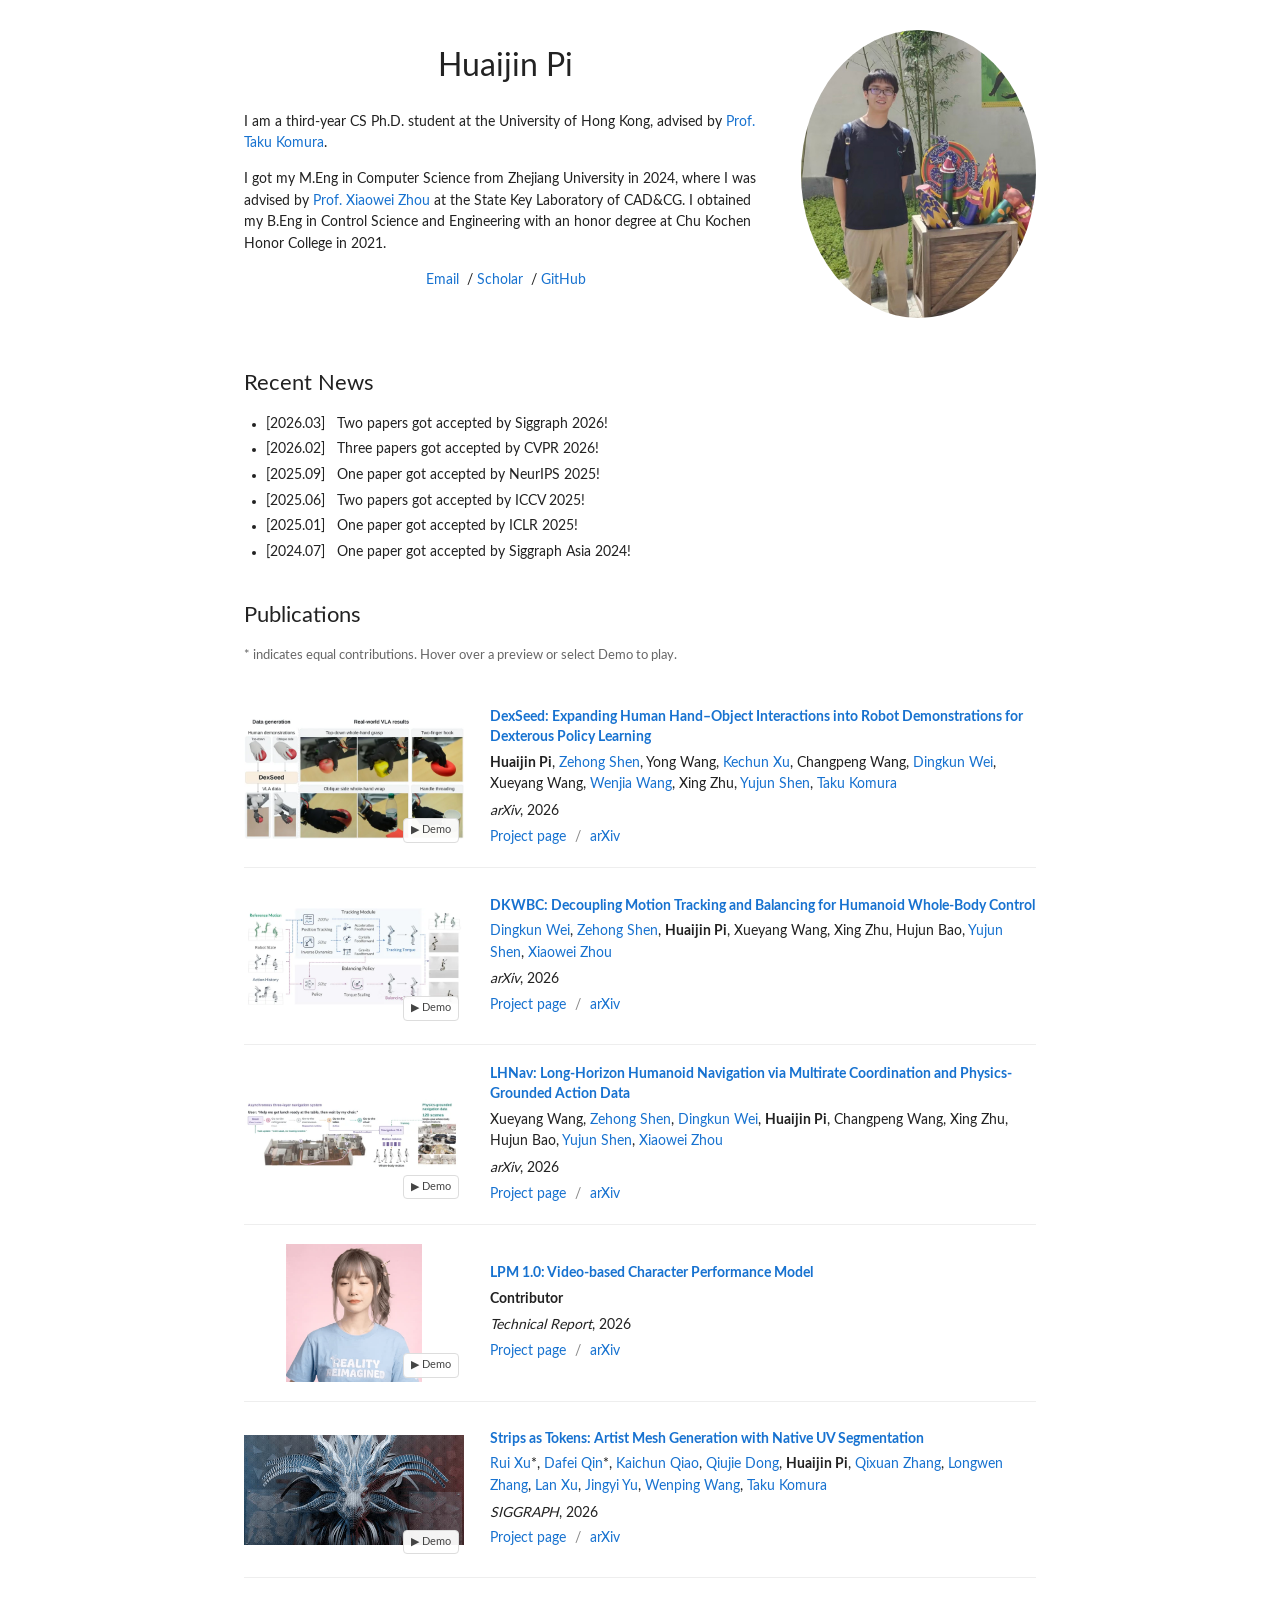
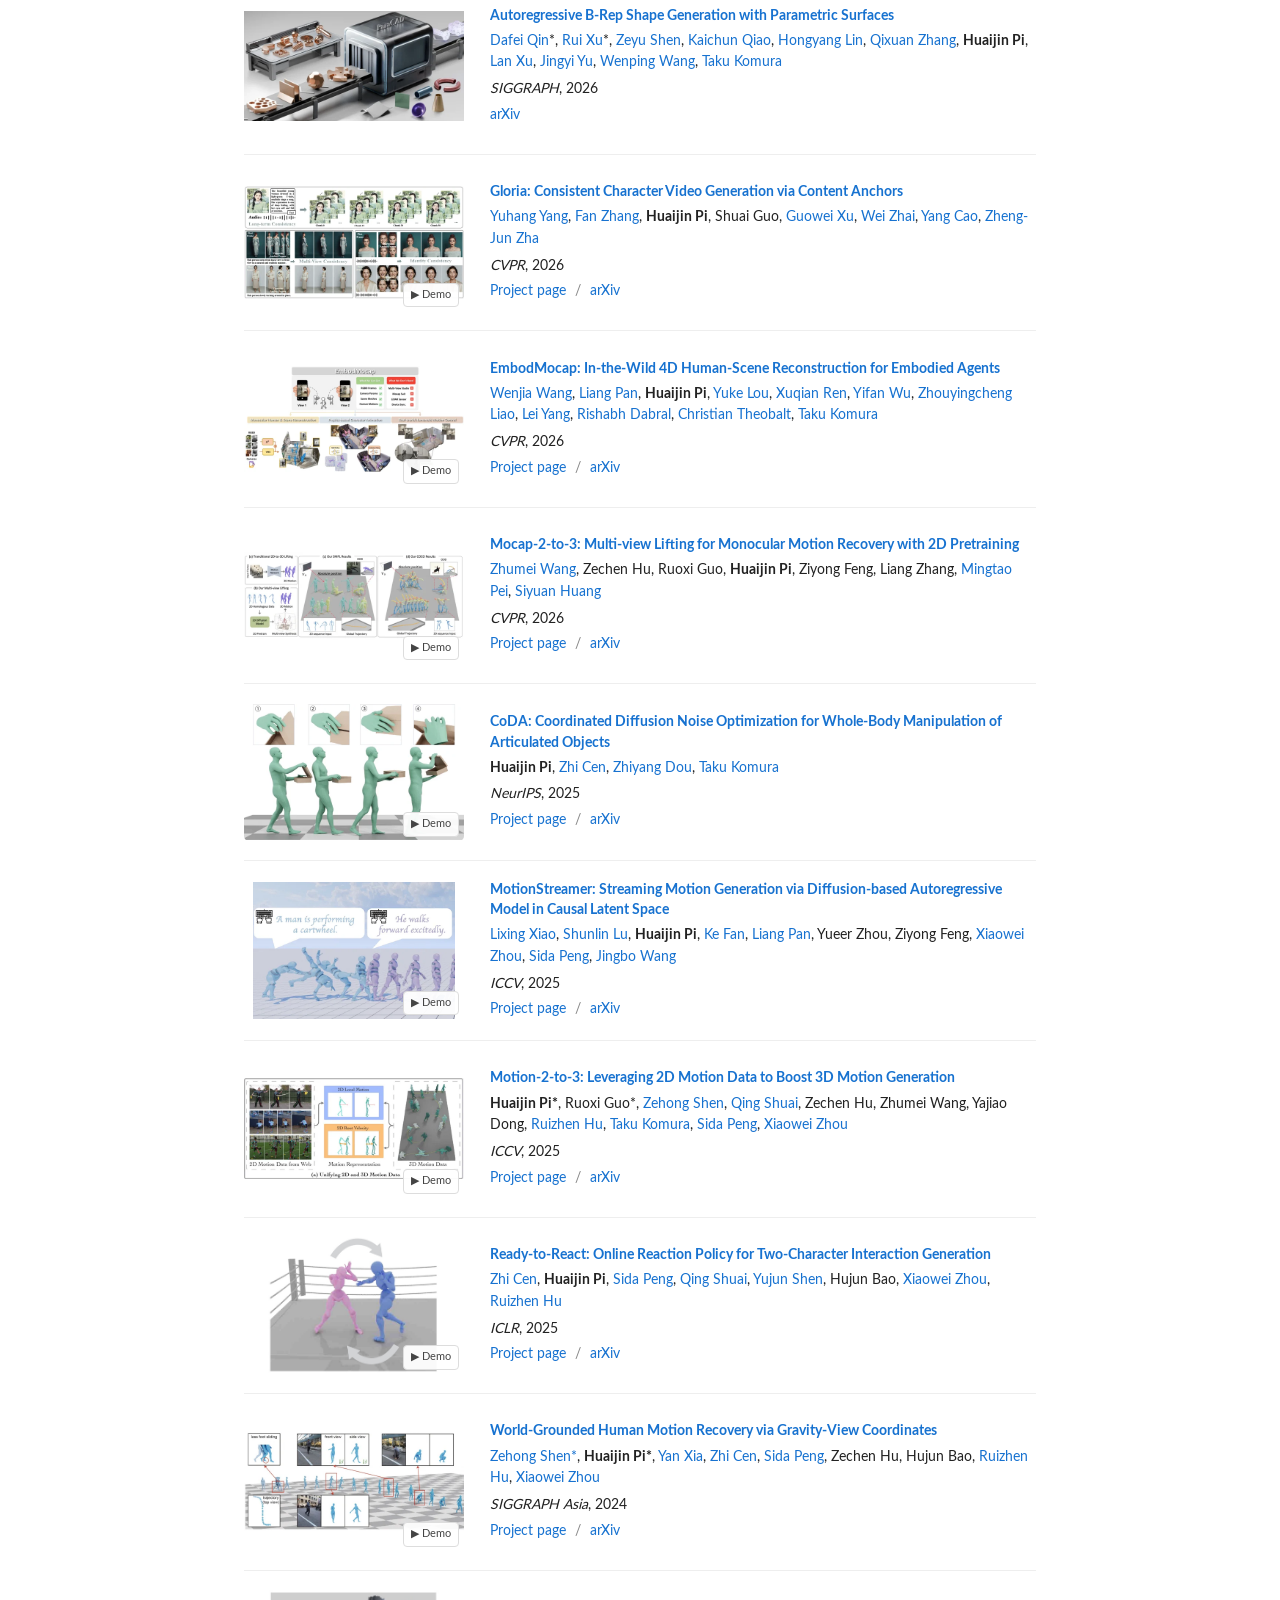
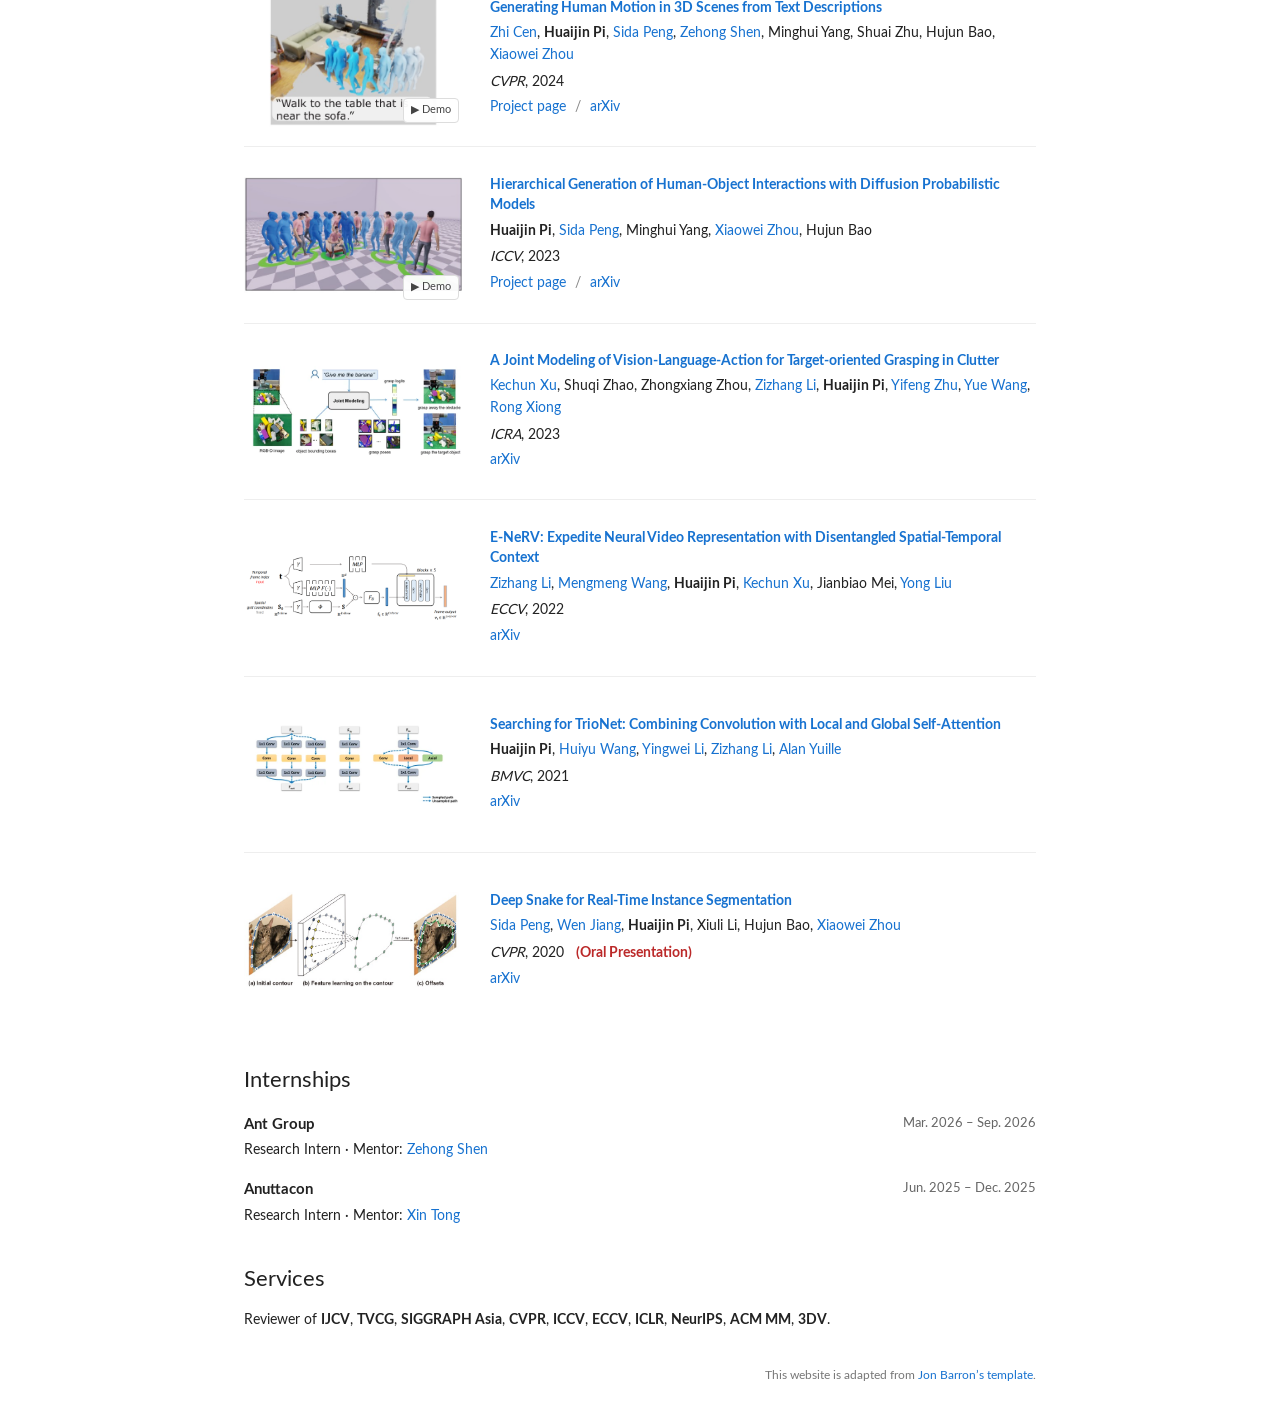
<file: index.html>
<!DOCTYPE html>

<html lang="en">
<head>
<meta content="text/html; charset=utf-8" http-equiv="Content-Type"/>
<title>Huaijin Pi</title>
<meta content="Huaijin Pi" name="author"/>
<meta content="width=device-width, initial-scale=1" name="viewport"/>
<link href="images/favicon/favicon.ico" rel="shortcut icon" type="image/x-icon"/>
<link href="stylesheet.css" rel="stylesheet" type="text/css"/>
<script defer="" src="homepage.js"></script>
</head>
<body>
<main class="homepage">
<section aria-labelledby="profile-name" class="profile"><div class="profile-copy"><h1 class="name" id="profile-name">Huaijin Pi</h1>
<p>
                    I am a third-year CS Ph.D. student at the University of Hong Kong, advised by
                    <a href="https://i.cs.hku.hk/~taku/">Prof. Taku Komura</a>.
                  </p>
<p>
                    I got my M.Eng in Computer Science from Zhejiang University in 2024, where I was advised by
                    <a href="https://www.xzhou.me/">Prof. Xiaowei Zhou</a> at the State Key Laboratory of CAD&amp;CG.
                    I obtained my B.Eng in Control Science and Engineering with an honor degree at Chu Kochen Honor
                    College in 2021.
                  </p>
<p style="text-align:center">
<a href="mailto:huaijinpi@gmail.com">Email</a>  /
                    <a href="https://scholar.google.com/citations?user=gicU38wAAAAJ&amp;hl=en">Scholar</a>  /
                    <a href="https://github.com/phj128/">GitHub</a>
</p>
</div><a class="profile-photo" href="images/huaijinpi.jpg"><img alt="Huaijin Pi" src="images/huaijinpi.jpg"/></a></section>
<section aria-labelledby="news-title" class="home-section"><h2 id="news-title">Recent News</h2><ul class="news-list"><li>
                              [2026.03]   Two papers got accepted by Siggraph 2026!
                            </li>
<li>
                              [2026.02]   Three papers got accepted by CVPR 2026!
                            </li>
<li>
                              [2025.09]   One paper got accepted by NeurIPS 2025!
                            </li>
<li>
                              [2025.06]   Two papers got accepted by ICCV 2025!
                            </li>
<li>
                              [2025.01]   One paper got accepted by ICLR 2025!
                            </li>
<li>
                              [2024.07]   One paper got accepted by Siggraph Asia 2024!
                            </li></ul></section>
<section aria-labelledby="publications-title" class="home-section publications"><h2 id="publications-title">Publications</h2><p class="section-note">* indicates equal contributions. Hover over a preview or select Demo to play.</p>
<article class="paper" id="dexseed">
<div class="paper-media"><img alt="DexSeed teaser: human demonstrations, generated VLA data, and real-world grasping results" fetchpriority="low" loading="lazy" src="images/previews/dexseed.webp"/><video aria-label="DexSeed: eight real-robot grasp modes in a two-by-four grid" data-src="images/previews/dexseed.mp4" loop="" muted="" playsinline="" preload="none"></video><button aria-label="Play demo: DexSeed: Expanding Human Hand–Object Interactions into Robot Demonstrations for Dexterous Policy Learning" aria-pressed="false" class="demo-toggle" type="button">▶ Demo</button></div>
<div class="paper-info"><h3><a href="https://robbyant-research.github.io/DexSeed/">DexSeed: Expanding Human Hand–Object Interactions into Robot Demonstrations for Dexterous Policy Learning</a></h3><p class="paper-authors"><strong>Huaijin Pi</strong>, <a href="https://zehongs.github.io/">Zehong Shen</a>, Yong Wang, <a href="https://xukechun.github.io/">Kechun Xu</a>, Changpeng Wang, <a href="https://kune1008.github.io/">Dingkun Wei</a>, Xueyang Wang, <a href="https://wenjiawang0312.github.io/">Wenjia Wang</a>, Xing Zhu, <a href="https://shenyujun.github.io/">Yujun Shen</a>, <a href="https://i.cs.hku.hk/~taku/">Taku Komura</a></p><p class="paper-venue"><em>arXiv</em>, 2026</p><p class="paper-links"><a href="https://robbyant-research.github.io/DexSeed/">Project page</a> <span aria-hidden="true">/</span> <a href="https://arxiv.org/abs/2611.14092">arXiv</a></p></div></article>
<article class="paper" id="dkwbc">
<div class="paper-media"><img alt="DKWBC pipeline: tracking module and balancing policy" loading="lazy" src="images/previews/dkwbc.webp"/><video aria-label="DKWBC real-robot motion tracking comparison preview" data-src="images/previews/dkwbc.mp4" loop="" muted="" playsinline="" preload="none"></video><button aria-label="Play demo: DKWBC" aria-pressed="false" class="demo-toggle" type="button">▶ Demo</button></div>
<div class="paper-info"><h3><a href="https://robbyant-research.github.io/DKWBC/">DKWBC: Decoupling Motion Tracking and Balancing for Humanoid Whole-Body Control</a></h3><p class="paper-authors"><a href="https://kune1008.github.io/">Dingkun Wei</a>, <a href="https://zehongs.github.io/">Zehong Shen</a>, <strong>Huaijin Pi</strong>, Xueyang Wang, Xing Zhu, Hujun Bao, <a href="https://shenyujun.github.io/">Yujun Shen</a>, <a href="https://www.xzhou.me/">Xiaowei Zhou</a></p><p class="paper-venue"><em>arXiv</em>, 2026</p><p class="paper-links"><a href="https://robbyant-research.github.io/DKWBC/">Project page</a> <span aria-hidden="true">/</span> <a href="https://arxiv.org/abs/2611.09605">arXiv</a></p></div></article>
<article class="paper" id="lhnav">
<div class="paper-media"><img alt="LHNav teaser: three-layer navigation and physics-grounded navigation data" loading="lazy" src="images/previews/lhnav.webp"/><video aria-label="LHNav long-horizon real-robot navigation preview" data-src="images/previews/lhnav.mp4" loop="" muted="" playsinline="" preload="none"></video><button aria-label="Play demo: LHNav" aria-pressed="false" class="demo-toggle" type="button">▶ Demo</button></div>
<div class="paper-info"><h3><a href="https://robbyant-research.github.io/LHNav/">LHNav: Long-Horizon Humanoid Navigation via Multirate Coordination and Physics-Grounded Action Data</a></h3><p class="paper-authors">Xueyang Wang, <a href="https://zehongs.github.io/">Zehong Shen</a>, <a href="https://kune1008.github.io/">Dingkun Wei</a>, <strong>Huaijin Pi</strong>, Changpeng Wang, Xing Zhu, Hujun Bao, <a href="https://shenyujun.github.io/">Yujun Shen</a>, <a href="https://www.xzhou.me/">Xiaowei Zhou</a></p><p class="paper-venue"><em>arXiv</em>, 2026</p><p class="paper-links"><a href="https://robbyant-research.github.io/LHNav/">Project page</a> <span aria-hidden="true">/</span> <a href="https://arxiv.org/abs/2611.12136">arXiv</a></p></div></article>
<article class="paper"><div class="paper-media"><img alt="LPM 1.0: Video-based Character Performance Model preview" loading="lazy" src="images/previews/lpm.jpg"/><video aria-label="LPM 1.0: Video-based Character Performance Model preview" data-src="images/previews/lpm.mp4" loop="" muted="" playsinline="" preload="none"></video><button aria-label="Play demo: LPM 1.0: Video-based Character Performance Model" aria-pressed="false" class="demo-toggle" type="button">▶ Demo</button></div><div class="paper-info"><h3><a href="https://large-performance-model.github.io/">LPM 1.0: Video-based Character Performance Model</a></h3><p class="paper-authors"><strong>Contributor</strong></p><p class="paper-venue"><em>Technical Report</em>, 2026</p><p class="paper-links"><a href="https://large-performance-model.github.io/">Project page</a> <span aria-hidden="true">/</span> <a href="https://arxiv.org/abs/2604.07823">arXiv</a></p></div></article>
<article class="paper"><div class="paper-media"><img alt="Strips as Tokens: Artist Mesh Generation with Native UV Segmentation preview" loading="lazy" src="images/previews/sato.jpg"/><video aria-label="Strips as Tokens: Artist Mesh Generation with Native UV Segmentation preview" data-src="images/previews/sato.mp4" loop="" muted="" playsinline="" preload="none"></video><button aria-label="Play demo: Strips as Tokens: Artist Mesh Generation with Native UV Segmentation" aria-pressed="false" class="demo-toggle" type="button">▶ Demo</button></div><div class="paper-info"><h3><a href="https://ruixu.me/html/SATO/index.html">Strips as Tokens: Artist Mesh Generation with Native UV Segmentation</a></h3><p class="paper-authors"><a href="https://ruixu.me/">Rui Xu</a>*,
          <a href="https://dafei-qin.github.io/">Dafei Qin</a>*,
          <a href="https://dolphinqiao.github.io/">Kaichun Qiao</a>,
          <a href="https://qiujiedong.github.io/">Qiujie Dong</a>,
          <strong>Huaijin Pi</strong>,
          <a href="https://scholar.google.com/citations?user=YvwsqvYAAAAJ&amp;hl=zh-CN">Qixuan Zhang</a>,
          <a href="https://zhanglongwen.com/">Longwen Zhang</a>,
          <a href="http://xu-lan.com/">Lan Xu</a>,
          <a href="https://www.yu-jingyi.com/">Jingyi Yu</a>,
          <a href="https://engineering.tamu.edu/cse/profiles/Wang-Wenping.html">Wenping Wang</a>,
          <a href="https://www.cs.hku.hk/index.php/people/academic-staff/taku">Taku Komura</a></p><p class="paper-venue"><em>SIGGRAPH</em>, 2026</p><p class="paper-links"><a href="https://ruixu.me/html/SATO/index.html">Project page</a> <span aria-hidden="true">/</span> <a href="https://arxiv.org/abs/2604.09132">arXiv</a></p></div></article>
<article class="paper"><div class="paper-media"><img alt="Autoregressive B-Rep Shape Generation with Parametric Surfaces preview" fetchpriority="low" loading="lazy" src="images/previews/paracad.webp"/></div><div class="paper-info"><h3><a href="https://arxiv.org/abs/2607.17093">Autoregressive B-Rep Shape Generation with Parametric Surfaces</a></h3><p class="paper-authors"><a href="https://dafei-qin.github.io/">Dafei Qin</a>*,
          <a href="https://ruixu.me/">Rui Xu</a>*,
          <a href="https://blog.shenzeyu.cn/">Zeyu Shen</a>,
          <a href="https://dolphinqiao.github.io/">Kaichun Qiao</a>,
          <a href="https://scholar.google.com/citations?user=dg56L94AAAAJ&amp;hl=en">Hongyang Lin</a>,
          <a href="https://scholar.google.com/citations?user=YvwsqvYAAAAJ&amp;hl=zh-CN">Qixuan Zhang</a>,
          <strong>Huaijin Pi</strong>,
          <a href="http://xu-lan.com/">Lan Xu</a>,
          <a href="https://www.yu-jingyi.com/">Jingyi Yu</a>,
          <a href="https://engineering.tamu.edu/cse/profiles/Wang-Wenping.html">Wenping Wang</a>,
          <a href="https://www.cs.hku.hk/index.php/people/academic-staff/taku">Taku Komura</a></p><p class="paper-venue"><em>SIGGRAPH</em>, 2026</p><p class="paper-links"><a href="https://arxiv.org/abs/2607.17093">arXiv</a></p></div></article>
<article class="paper"><div class="paper-media"><img alt="Gloria: Consistent Character Video Generation via Content Anchors preview" fetchpriority="low" loading="lazy" src="images/previews/gloria.webp"/><video aria-label="Gloria: Consistent Character Video Generation via Content Anchors preview" data-src="images/previews/gloria.mp4" loop="" muted="" playsinline="" preload="none"></video><button aria-label="Play demo: Gloria: Consistent Character Video Generation via Content Anchors" aria-pressed="false" class="demo-toggle" type="button">▶ Demo</button></div><div class="paper-info"><h3><a href="https://yyvhang.github.io/Gloria_Page/">Gloria: Consistent Character Video Generation via Content Anchors</a></h3><p class="paper-authors"><a href="https://yyvhang.github.io/">Yuhang Yang</a>,
          <a href="https://github.com/zhangfan-p">Fan Zhang</a>,
          <strong>Huaijin Pi</strong>,
          Shuai Guo,
          <a href="https://scholar.google.fr/citations?user=eGdupZgAAAAJ&amp;hl=es">Guowei Xu</a>,
          <a href="https://tiaotiao11-22.github.io/wzhai/">Wei Zhai</a>,
          <a href="https://scholar.google.com.hk/citations?hl=zh-CN&amp;user=K7rTHNcAAAAJ">Yang Cao</a>,
          <a href="https://scholar.google.com.hk/citations?hl=zh-CN&amp;user=gDnBC1gAAAAJ">Zheng-Jun Zha</a></p><p class="paper-venue"><em>CVPR</em>, 2026</p><p class="paper-links"><a href="https://yyvhang.github.io/Gloria_Page/">Project page</a> <span aria-hidden="true">/</span> <a href="https://arxiv.org/abs/2603.29931">arXiv</a></p></div></article>
<article class="paper"><div class="paper-media"><img alt="EmbodMocap: In-the-Wild 4D Human-Scene Reconstruction for Embodied Agents preview" fetchpriority="low" loading="lazy" src="images/previews/embodmocap.webp"/><video aria-label="EmbodMocap: In-the-Wild 4D Human-Scene Reconstruction for Embodied Agents preview" data-src="images/previews/embodmocap.mp4" loop="" muted="" playsinline="" preload="none"></video><button aria-label="Play demo: EmbodMocap: In-the-Wild 4D Human-Scene Reconstruction for Embodied Agents" aria-pressed="false" class="demo-toggle" type="button">▶ Demo</button></div><div class="paper-info"><h3><a href="https://wenjiawang0312.github.io/projects/embodmocap/">EmbodMocap: In-the-Wild 4D Human-Scene Reconstruction for Embodied Agents</a></h3><p class="paper-authors"><a href="https://wenjiawang0312.github.io/">Wenjia Wang</a>,
          <a href="https://liangpan99.github.io/">Liang Pan</a>,
          <strong>Huaijin Pi</strong>,
          <a href="https://thorin666.github.io/">Yuke Lou</a>,
          <a href="https://xuqianren.github.io/">Xuqian Ren</a>,
          <a href="https://littlecobber.github.io/">Yifan Wu</a>,
          <a href="https://zycliao.com/">Zhouyingcheng Liao</a>,
          <a href="https://yanglei.me/">Lei Yang</a>,
          <a href="https://rishabhdabral.github.io/">Rishabh Dabral</a>,
          <a href="https://people.mpi-inf.mpg.de/~theobalt/">Christian Theobalt</a>,
          <a href="https://i.cs.hku.hk/~taku">Taku Komura</a></p><p class="paper-venue"><em>CVPR</em>, 2026</p><p class="paper-links"><a href="https://wenjiawang0312.github.io/projects/embodmocap/">Project page</a> <span aria-hidden="true">/</span> <a href="http://arxiv.org/abs/2602.23205">arXiv</a></p></div></article>
<article class="paper"><div class="paper-media"><img alt="Mocap-2-to-3: Multi-view Lifting for Monocular Motion Recovery with 2D Pretraining preview" fetchpriority="low" loading="lazy" src="images/previews/mocap2to3.webp"/><video aria-label="Mocap-2-to-3: Multi-view Lifting for Monocular Motion Recovery with 2D Pretraining preview" data-src="images/previews/mocap2to3.mp4" loop="" muted="" playsinline="" preload="none"></video><button aria-label="Play demo: Mocap-2-to-3: Multi-view Lifting for Monocular Motion Recovery with 2D Pretraining" aria-pressed="false" class="demo-toggle" type="button">▶ Demo</button></div><div class="paper-info"><h3><a href="https://wangzhumei.github.io/mocap-2-to-3/">Mocap-2-to-3: Multi-view Lifting for Monocular Motion Recovery with 2D Pretraining</a></h3><p class="paper-authors"><a href="https://scholar.google.com/citations?user=qijqxDMAAAAJ&amp;hl=zh-CN">Zhumei Wang</a>,
          Zechen Hu,
          Ruoxi Guo,
          <strong>Huaijin Pi</strong>,
          Ziyong Feng,
          Liang Zhang,
          <a href="https://peimingtao.github.io/">Mingtao Pei</a>,
          <a href="https://siyuanhuang.com/">Siyuan Huang</a></p><p class="paper-venue"><em>CVPR</em>, 2026</p><p class="paper-links"><a href="https://wangzhumei.github.io/mocap-2-to-3/">Project page</a> <span aria-hidden="true">/</span> <a href="https://arxiv.org/abs/2503.03222">arXiv</a></p></div></article>
<article class="paper"><div class="paper-media"><img alt="CoDA: Coordinated Diffusion Noise Optimization for
              Whole-Body Manipulation of Articulated Objects preview" fetchpriority="low" loading="lazy" src="images/previews/coda.webp"/><video aria-label="CoDA: Coordinated Diffusion Noise Optimization for
              Whole-Body Manipulation of Articulated Objects preview" data-src="images/previews/coda.mp4" loop="" muted="" playsinline="" preload="none"></video><button aria-label="Play demo: CoDA: Coordinated Diffusion Noise Optimization for
              Whole-Body Manipulation of Articulated Objects" aria-pressed="false" class="demo-toggle" type="button">▶ Demo</button></div><div class="paper-info"><h3><a href="https://phj128.github.io/page/CoDA/index.html">CoDA: Coordinated Diffusion Noise Optimization for
              Whole-Body Manipulation of Articulated Objects</a></h3><p class="paper-authors"><strong>Huaijin Pi</strong>,
          <a href="https://anitacen.github.io/">Zhi Cen</a>,
          <a href="https://frank-zy-dou.github.io/">Zhiyang Dou</a>,
          <a href="https://i.cs.hku.hk/~taku">Taku Komura</a></p><p class="paper-venue"><em>NeurIPS</em>, 2025</p><p class="paper-links"><a href="https://phj128.github.io/page/CoDA/index.html">Project page</a> <span aria-hidden="true">/</span> <a href="https://arxiv.org/abs/2505.21437">arXiv</a></p></div></article>
<article class="paper"><div class="paper-media"><img alt="MotionStreamer: Streaming Motion Generation via Diffusion-based Autoregressive Model in Causal Latent Space preview" fetchpriority="low" loading="lazy" src="images/previews/motionstreamer.webp"/><video aria-label="MotionStreamer: Streaming Motion Generation via Diffusion-based Autoregressive Model in Causal Latent Space preview" data-src="images/previews/motionstreamer.mp4" loop="" muted="" playsinline="" preload="none"></video><button aria-label="Play demo: MotionStreamer: Streaming Motion Generation via Diffusion-based Autoregressive Model in Causal Latent Space" aria-pressed="false" class="demo-toggle" type="button">▶ Demo</button></div><div class="paper-info"><h3><a href="https://zju3dv.github.io/MotionStreamer/">MotionStreamer: Streaming Motion Generation via Diffusion-based Autoregressive Model in Causal Latent Space</a></h3><p class="paper-authors"><a href="https://li-xingxiao.github.io/homepage/">Lixing Xiao</a>,
          <a href="https://shunlinlu.github.io/">Shunlin Lu</a>,
          <strong>Huaijin Pi</strong>,
          <a href="https://vankouf.github.io/">Ke Fan</a>,
          <a href="https://liangpan99.github.io/">Liang Pan</a>,
          Yueer Zhou,
          Ziyong Feng,
          <a href="https://www.xzhou.me/">Xiaowei Zhou</a>,
          <a href="https://pengsida.net/">Sida Peng</a>,
          <a href="https://wangjingbo1219.github.io/">Jingbo Wang</a></p><p class="paper-venue"><em>ICCV</em>, 2025</p><p class="paper-links"><a href="https://zju3dv.github.io/MotionStreamer/">Project page</a> <span aria-hidden="true">/</span> <a href="https://arxiv.org/abs/2503.15451">arXiv</a></p></div></article>
<article class="paper"><div class="paper-media"><img alt="Motion-2-to-3: Leveraging 2D Motion Data to Boost 3D Motion Generation preview" fetchpriority="low" loading="lazy" src="images/previews/m2to3.webp"/><video aria-label="Motion-2-to-3: Leveraging 2D Motion Data to Boost 3D Motion Generation preview" data-src="images/previews/m2to3.mp4" loop="" muted="" playsinline="" preload="none"></video><button aria-label="Play demo: Motion-2-to-3: Leveraging 2D Motion Data to Boost 3D Motion Generation" aria-pressed="false" class="demo-toggle" type="button">▶ Demo</button></div><div class="paper-info"><h3><a href="https://zju3dv.github.io/Motion-2-to-3/">Motion-2-to-3: Leveraging 2D Motion Data to Boost 3D Motion Generation</a></h3><p class="paper-authors"><strong>Huaijin Pi*</strong>,
          Ruoxi Guo*,
          <a href="https://zehongs.github.io/">Zehong Shen</a>,
          <a href="https://chingswy.github.io">Qing Shuai</a>,
          Zechen Hu,
          Zhumei Wang,
          Yajiao Dong,
          <a href="https://csse.szu.edu.cn/staff/ruizhenhu/">Ruizhen Hu</a>,
          <a href="https://i.cs.hku.hk/~taku">Taku Komura</a>,
          <a href="https://pengsida.net/">Sida Peng</a>,
          <a href="https://www.xzhou.me/">Xiaowei Zhou</a></p><p class="paper-venue"><em>ICCV</em>, 2025</p><p class="paper-links"><a href="https://zju3dv.github.io/Motion-2-to-3/">Project page</a> <span aria-hidden="true">/</span> <a href="https://arxiv.org/abs/2412.13111">arXiv</a></p></div></article>
<article class="paper"><div class="paper-media"><img alt="Ready-to-React: Online Reaction Policy for Two-Character Interaction
              Generation preview" loading="lazy" src="images/ready2react.jpg"/><video aria-label="Ready-to-React: Online Reaction Policy for Two-Character Interaction
              Generation preview" data-src="images/previews/ready2react.mp4" loop="" muted="" playsinline="" preload="none"></video><button aria-label="Play demo: Ready-to-React: Online Reaction Policy for Two-Character Interaction
              Generation" aria-pressed="false" class="demo-toggle" type="button">▶ Demo</button></div><div class="paper-info"><h3><a href="https://zju3dv.github.io/ready_to_react/">Ready-to-React: Online Reaction Policy for Two-Character Interaction
              Generation</a></h3><p class="paper-authors"><a href="https://anitacen.github.io/">Zhi Cen</a>,
          <strong>Huaijin Pi</strong>,
          <a href="https://pengsida.net/">Sida Peng</a>,
          <a href="https://chingswy.github.io">Qing Shuai</a>,
          <a href="https://shenyujun.github.io">Yujun Shen</a>,
          Hujun Bao,
          <a href="https://www.xzhou.me/">Xiaowei Zhou</a>,
          <a href="https://csse.szu.edu.cn/staff/ruizhenhu/">Ruizhen Hu</a></p><p class="paper-venue"><em>ICLR</em>, 2025</p><p class="paper-links"><a href="https://zju3dv.github.io/ready_to_react/">Project page</a> <span aria-hidden="true">/</span> <a href="https://arxiv.org/abs/2502.20370">arXiv</a></p></div></article>
<article class="paper"><div class="paper-media"><img alt="World-Grounded Human Motion Recovery via Gravity-View Coordinates preview" fetchpriority="low" loading="lazy" src="images/previews/gvhmr.webp"/><video aria-label="World-Grounded Human Motion Recovery via Gravity-View Coordinates preview" data-src="images/previews/gvhmr.mp4" loop="" muted="" playsinline="" preload="none"></video><button aria-label="Play demo: World-Grounded Human Motion Recovery via Gravity-View Coordinates" aria-pressed="false" class="demo-toggle" type="button">▶ Demo</button></div><div class="paper-info"><h3><a href="https://zju3dv.github.io/gvhmr/">World-Grounded Human Motion Recovery via Gravity-View Coordinates</a></h3><p class="paper-authors"><a href="https://zehongs.github.io/">Zehong Shen*</a>,
          <strong>Huaijin Pi*</strong>,
          <a href="https://scholar.isshikih.top/">Yan Xia</a>,
          <a href="https://anitacen.github.io/">Zhi Cen</a>,
          <a href="https://pengsida.net/">Sida Peng</a>,
          Zechen Hu,
          Hujun Bao,
          <a href="https://csse.szu.edu.cn/staff/ruizhenhu/">Ruizhen Hu</a>,
          <a href="https://www.xzhou.me/">Xiaowei Zhou</a></p><p class="paper-venue"><em>SIGGRAPH Asia</em>, 2024</p><p class="paper-links"><a href="https://zju3dv.github.io/gvhmr/">Project page</a> <span aria-hidden="true">/</span> <a href="https://arxiv.org/abs/2409.06662">arXiv</a></p></div></article>
<article class="paper"><div class="paper-media"><img alt="Generating Human Motion in 3D Scenes
              from Text Descriptions preview" loading="lazy" src="images/scenetext.jpg"/><video aria-label="Generating Human Motion in 3D Scenes
              from Text Descriptions preview" data-src="images/previews/scenetext.mp4" loop="" muted="" playsinline="" preload="none"></video><button aria-label="Play demo: Generating Human Motion in 3D Scenes
              from Text Descriptions" aria-pressed="false" class="demo-toggle" type="button">▶ Demo</button></div><div class="paper-info"><h3><a href="https://zju3dv.github.io/text_scene_motion/">Generating Human Motion in 3D Scenes
              from Text Descriptions</a></h3><p class="paper-authors"><a href="https://anitacen.github.io/">Zhi Cen</a>,
          <strong>Huaijin Pi</strong>,
          <a href="https://pengsida.net/">Sida Peng</a>,
          <a href="https://zehongs.github.io/">Zehong Shen</a>,
          Minghui Yang,
          Shuai Zhu,
          Hujun Bao,
          <a href="https://www.xzhou.me/">Xiaowei Zhou</a></p><p class="paper-venue"><em>CVPR</em>, 2024</p><p class="paper-links"><a href="https://zju3dv.github.io/text_scene_motion/">Project page</a> <span aria-hidden="true">/</span> <a href="https://arxiv.org/abs/2405.07784">arXiv</a></p></div></article>
<article class="paper"><div class="paper-media"><img alt="Hierarchical Generation of Human-Object Interactions with Diffusion
              Probabilistic Models preview" loading="lazy" src="images/hghoi.jpg"/><video aria-label="Hierarchical Generation of Human-Object Interactions with Diffusion
              Probabilistic Models preview" data-src="images/previews/hghoi.mp4" loop="" muted="" playsinline="" preload="none"></video><button aria-label="Play demo: Hierarchical Generation of Human-Object Interactions with Diffusion
              Probabilistic Models" aria-pressed="false" class="demo-toggle" type="button">▶ Demo</button></div><div class="paper-info"><h3><a href="https://zju3dv.github.io/hghoi/">Hierarchical Generation of Human-Object Interactions with Diffusion
              Probabilistic Models</a></h3><p class="paper-authors"><strong>Huaijin Pi</strong>,
          <a href="https://pengsida.net/">Sida Peng</a>,
          Minghui Yang,
          <a href="https://www.xzhou.me/">Xiaowei Zhou</a>,
          Hujun Bao</p><p class="paper-venue"><em>ICCV</em>, 2023</p><p class="paper-links"><a href="https://zju3dv.github.io/hghoi/">Project page</a> <span aria-hidden="true">/</span> <a href="https://arxiv.org/abs/2310.02242">arXiv</a></p></div></article>
<article class="paper"><div class="paper-media"><img alt="A Joint Modeling of Vision-Language-Action for Target-oriented Grasping in
              Clutter preview" fetchpriority="low" loading="lazy" src="images/previews/vilg.webp"/></div><div class="paper-info"><h3><a href="https://arxiv.org/abs/2302.12610">A Joint Modeling of Vision-Language-Action for Target-oriented Grasping in
              Clutter</a></h3><p class="paper-authors"><a href="https://xukechun.github.io/">Kechun Xu</a>,
          Shuqi Zhao,
          Zhongxiang Zhou,
          <a href="https://kyleleey.github.io/">Zizhang Li</a>,
          <strong>Huaijin Pi</strong>,
          <a href="https://zhuyifengzju.github.io/">Yifeng Zhu</a>,
          <a href="https://ywang-zju.github.io/">Yue Wang</a>,
          <a href="https://person.zju.edu.cn/0097062">Rong Xiong</a></p><p class="paper-venue"><em>ICRA</em>, 2023</p><p class="paper-links"><a href="https://arxiv.org/abs/2302.12610">arXiv</a></p></div></article>
<article class="paper"><div class="paper-media"><img alt="E-NeRV: Expedite Neural Video Representation with Disentangled
              Spatial-Temporal Context preview" loading="lazy" src="images/enerv.png"/></div><div class="paper-info"><h3><a href="https://arxiv.org/abs/2207.08132">E-NeRV: Expedite Neural Video Representation with Disentangled
              Spatial-Temporal Context</a></h3><p class="paper-authors"><a href="https://kyleleey.github.io/">Zizhang Li</a>,
          <a href="https://sallymmx.github.io/">Mengmeng Wang</a>,
          <strong>Huaijin Pi</strong>,
          <a href="https://xukechun.github.io/">Kechun Xu</a>,
          Jianbiao Mei,
          <a href="https://person.zju.edu.cn/yongliu">Yong Liu</a></p><p class="paper-venue"><em>ECCV</em>, 2022</p><p class="paper-links"><a href="https://arxiv.org/abs/2207.08132">arXiv</a></p></div></article>
<article class="paper"><div class="paper-media"><img alt="Searching for TrioNet: Combining Convolution with Local and Global
              Self-Attention preview" fetchpriority="low" loading="lazy" src="images/previews/trionet.webp"/></div><div class="paper-info"><h3><a href="https://arxiv.org/abs/2111.07547">Searching for TrioNet: Combining Convolution with Local and Global
              Self-Attention</a></h3><p class="paper-authors"><strong>Huaijin Pi</strong>,
          <a href="https://csrhddlam.github.io/">Huiyu Wang</a>,
          <a href="https://yingwei.li/">Yingwei Li</a>,
          <a href="https://kyleleey.github.io/">Zizhang Li</a>,
          <a href="http://www.cs.jhu.edu/~ayuille/">Alan Yuille</a></p><p class="paper-venue"><em>BMVC</em>, 2021</p><p class="paper-links"><a href="https://arxiv.org/abs/2111.07547">arXiv</a></p></div></article>
<article class="paper"><div class="paper-media"><img alt="Deep Snake for Real-Time Instance Segmentation preview" loading="lazy" src="images/snake.jpg"/></div><div class="paper-info"><h3><a href="https://arxiv.org/abs/2001.01629">Deep Snake for Real-Time Instance Segmentation</a></h3><p class="paper-authors"><a href="https://pengsida.net/">Sida Peng</a>,
          <a href="https://jiangwenpl.github.io/">Wen Jiang</a>,
          <strong>Huaijin Pi</strong>,
          Xiuli Li,
          Hujun Bao,
          <a href="https://www.xzhou.me/">Xiaowei Zhou</a></p><p class="paper-venue"><em>CVPR</em>, 2020   <span class="award"><strong>(Oral Presentation)</strong></span></p><p class="paper-links"><a href="https://arxiv.org/abs/2001.01629">arXiv</a></p></div></article>
</section>
<section aria-labelledby="experience-title" class="home-section"><h2 id="experience-title">Internships</h2>
<div class="experience"><div><h3>Ant Group</h3><p>Research Intern · Mentor: <a href="https://zehongs.github.io/">Zehong Shen</a></p></div><p class="experience-date">Mar. 2026 – Sep. 2026</p></div>
<div class="experience"><div><h3>Anuttacon</h3><p>Research Intern · Mentor: <a href="https://scholar.google.com/citations?user=P91a-UQAAAAJ&amp;hl=en">Xin Tong</a></p></div><p class="experience-date">Jun. 2025 – Dec. 2025</p></div>
</section><section aria-labelledby="services-title" class="home-section"><h2 id="services-title">Services</h2><p>
            Reviewer of <b>IJCV</b>, <b>TVCG</b>, <b>SIGGRAPH Asia</b>, <b>CVPR</b>, <b>ICCV</b>, <b>ECCV</b>, <b>ICLR</b>, <b>NeurIPS</b>, <b>ACM MM</b>, <b>3DV</b>.
          </p></section>
<footer><p>This website is adapted from <a href="https://jonbarron.info/">Jon Barron’s template</a>.</p><div class="visitor-map"><script id="clustrmaps" src="https://cdn.clustrmaps.com/map_v2.js?cl=ffffff&amp;w=300&amp;t=tt&amp;d=7TdONfJytQf8-Zj2x6plU788HHPP024PBJG4uYsZZa4" type="text/javascript"></script></div></footer>
</main>
</body>
</html>
</file>
<file: stylesheet.css>
@font-face { font-family: 'Lato'; src: url('fonts/Lato-Regular.ttf') format('truetype'); font-style: normal; font-weight: 400; font-display: swap; }
@font-face { font-family: 'Lato'; src: url('fonts/Lato-Bold.ttf') format('truetype'); font-style: normal; font-weight: 700; font-display: swap; }

* { box-sizing: border-box; }
body { margin: 0; background: #fff; color: #222; font: 14px/1.55 'Lato', Verdana, Helvetica, sans-serif; }
a { color: #1772d0; text-decoration: none; }
a:hover { color: #bd650b; }
a:focus-visible, button:focus-visible { outline: 2px solid #1772d0; outline-offset: 4px; }
h1, h2, h3, p { margin-top: 0; }
h2 { margin-bottom: 14px; font-size: 22px; font-weight: 400; }
h3 { font-size: 14px; line-height: 1.45; margin-bottom: 5px; }
.homepage { width: min(100%, 840px); margin: 0 auto; padding: 30px 24px; }
.profile { display: grid; grid-template-columns: 1fr 235px; gap: 34px; align-items: center; padding-bottom: 24px; }
.name { margin-bottom: 20px; font-size: 32px; font-weight: 400; text-align: center; }
.profile p { margin-bottom: 14px; }
.profile-photo img { width: 100%; height: auto; border-radius: 50%; display: block; }
.home-section { margin: 24px 0 34px; }
.news-list { padding-left: 22px; margin: 0; }
.news-list li { margin: 4px 0; }
.experience { display: flex; justify-content: space-between; gap: 20px; margin-top: 17px; }
.experience h3 { font-size: 15px; }
.experience p { margin-bottom: 0; }
.experience-date { white-space: nowrap; color: #666; font-size: 13px; }
.section-note { color: #666; font-size: 13px; margin-bottom: 22px; }
.paper { display: grid; grid-template-columns: 220px minmax(0, 1fr); align-items: center; gap: 26px; padding: 19px 0; }
.paper + .paper { border-top: 1px solid #eee; }
.paper-media { position: relative; width: 100%; aspect-ratio: 16 / 10; }
.paper-media img, .paper-media video { width: 100%; height: 100%; object-fit: contain; display: block; border-radius: 5px; }
.paper-media video { position: absolute; inset: 0; opacity: 0; background: white; pointer-events: none; }
.paper-media.is-playing video { opacity: 1; }
.demo-toggle { position: absolute; right: 5px; bottom: 4px; border: 1px solid #ddd; border-radius: 4px; background: rgba(255,255,255,.94); padding: 2px 7px; color: #444; font-family: inherit; font-size: 11px; line-height: 1.7; cursor: pointer; }
.paper-authors { margin-bottom: 5px; }
.paper-venue { margin-bottom: 4px; }
.paper-links { margin: 0; }
.paper-links span { padding: 0 5px; color: #888; }
.award { color: #bb2929; }
footer { color: #777; text-align: right; font-size: 12px; margin-top: 35px; }
.visitor-map { max-width: 300px; margin: auto; }
@media (max-width: 620px) {
  .homepage { padding: 24px 20px; }
  .profile { grid-template-columns: 1fr; gap: 20px; }
  .profile-photo { grid-row: 1; width: 155px; margin: auto; }
  .name { margin-bottom: 16px; }
  .paper { grid-template-columns: 1fr; gap: 14px; padding: 24px 0; }
  .paper-media { max-width: 360px; margin: auto; }
  .experience { flex-direction: column; gap: 4px; }
  .experience-date { order: -1; }
}
@media (prefers-reduced-motion: reduce) { html { scroll-behavior: auto; } }
</file>
